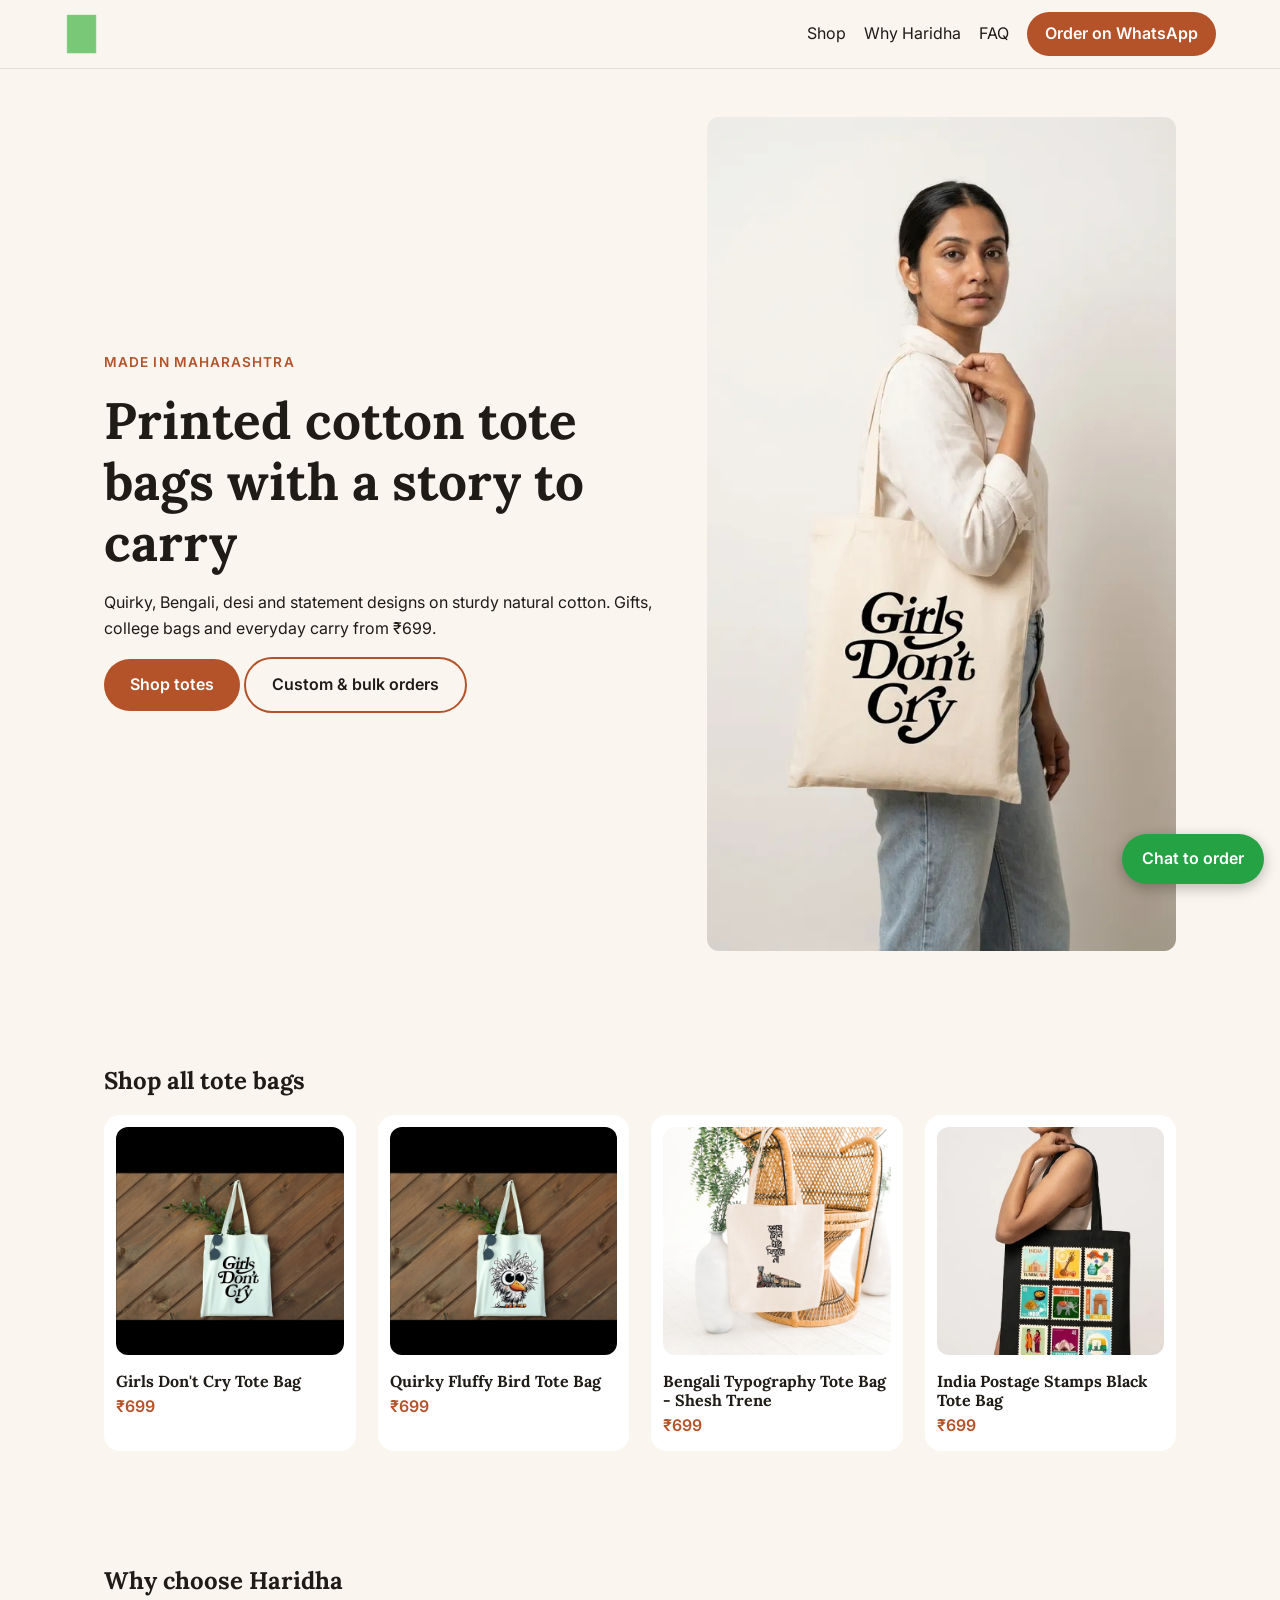
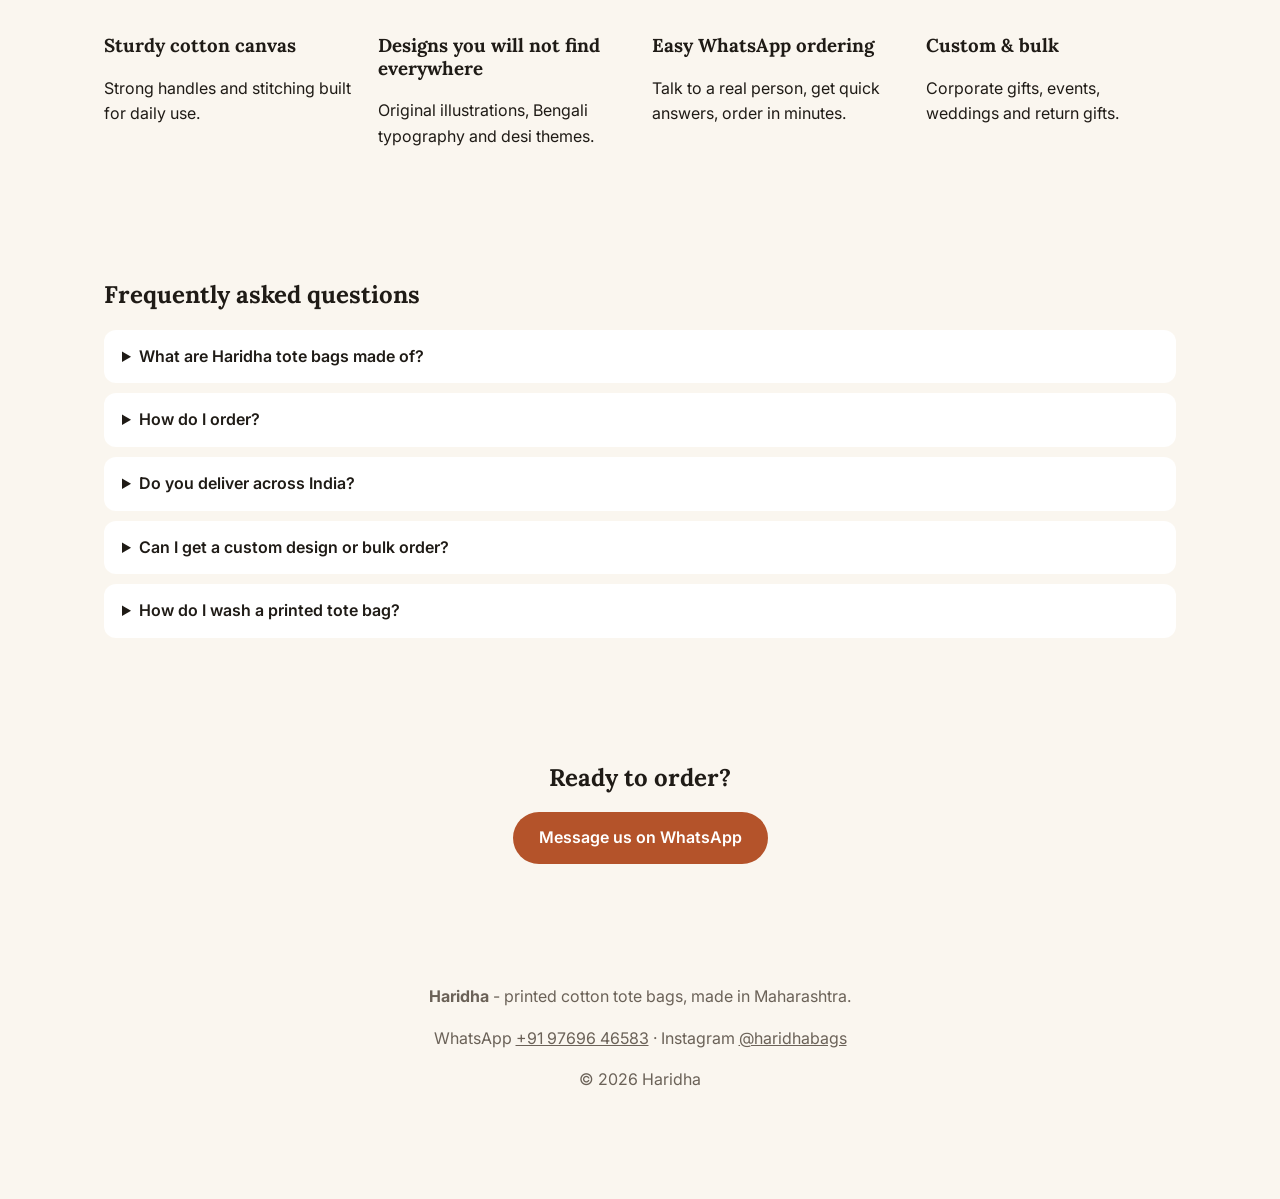
<file: index.html>
<!DOCTYPE html><html lang="en-IN"><head><meta charset="utf-8"><meta name="viewport" content="width=device-width,initial-scale=1">
<title>Printed Cotton Tote Bags India | Quirky, Bengali & Statement Designs | Haridha</title><meta name="description" content="Buy printed cotton tote bags online in India. Quirky, Bengali typography, India stamp and statement designs from Rs 699. Made in Maharashtra, order on WhatsApp."><link rel="canonical" href="https://haridha.co.in/">
<meta property="og:type" content="website"><meta property="og:title" content="Printed Cotton Tote Bags India | Quirky, Bengali & Statement Designs | Haridha"><meta property="og:description" content="Buy printed cotton tote bags online in India. Quirky, Bengali typography, India stamp and statement designs from Rs 699. Made in Maharashtra, order on WhatsApp."><meta property="og:url" content="https://haridha.co.in/"><meta property="og:image" content="https://haridha.co.in/assets/img/girls-dont-cry-tote-bag-1.webp">
<meta name="twitter:card" content="summary_large_image"><link rel="icon" href="/assets/brand/logo.png">
<link rel="preconnect" href="https://fonts.googleapis.com"><link href="https://fonts.googleapis.com/css2?family=Lora:wght@500;600&family=Inter:wght@400;500;600&display=swap" rel="stylesheet"><link rel="stylesheet" href="/style.css?v=3">
<script async src="https://www.googletagmanager.com/gtag/js?id=G-GH2HVYL601"></script><script>window.dataLayer=window.dataLayer||[];function gtag(){dataLayer.push(arguments)}gtag('js',new Date());gtag('config','G-GH2HVYL601')</script><script type="application/ld+json">{"@context": "https://schema.org", "@type": "Organization", "name": "Haridha", "url": "https://haridha.co.in", "logo": "https://haridha.co.in/assets/brand/logo.png", "sameAs": ["https://instagram.com/haridhabags"], "contactPoint": {"@type": "ContactPoint", "telephone": "+91-9769646583", "contactType": "sales", "areaServed": "IN"}}</script><script type="application/ld+json">{"@context": "https://schema.org", "@type": "FAQPage", "mainEntity": [{"@type": "Question", "name": "What are Haridha tote bags made of?", "acceptedAnswer": {"@type": "Answer", "text": "Natural cotton canvas with durable stitched handles, sized for books, laptops and groceries."}}, {"@type": "Question", "name": "How do I order?", "acceptedAnswer": {"@type": "Answer", "text": "Tap Order on WhatsApp, send the design name and quantity, and we confirm price, delivery and payment with you."}}, {"@type": "Question", "name": "Do you deliver across India?", "acceptedAnswer": {"@type": "Answer", "text": "Yes, we ship across India. Delivery time and charges are shared when you order."}}, {"@type": "Question", "name": "Can I get a custom design or bulk order?", "acceptedAnswer": {"@type": "Answer", "text": "Yes. Message us for custom prints, corporate gifting, wedding favours and bulk pricing."}}, {"@type": "Question", "name": "How do I wash a printed tote bag?", "acceptedAnswer": {"@type": "Answer", "text": "Hand wash gently in cold water, turn it inside out and dry in shade to keep the print sharp."}}]}</script></head><body>
<header class="hd"><a href="/" class="brand"><img src="/assets/brand/logo.png" alt="Haridha logo" style="height:44px;width:auto;max-width:180px;border-radius:0;display:block"></a><nav><a href="/#shop">Shop</a><a href="/#why">Why Haridha</a><a href="/#faq">FAQ</a><a class="btn" href="https://wa.me/919769646583?text=Hi%20Haridha%2C%20I%20want%20to%20order%20a%20tote">Order on WhatsApp</a></nav></header><main><section class="hero"><div><p class="eye">Made in Maharashtra</p><h1>Printed cotton tote bags with a story to carry</h1><p>Quirky, Bengali, desi and statement designs on sturdy natural cotton. Gifts, college bags and everyday carry from &#8377;699.</p><p><a class="btn big" href="#shop">Shop totes</a> <a class="btn ghost big" href="https://wa.me/919769646583?text=I%20want%20a%20custom%20tote">Custom &amp; bulk orders</a></p></div><img src="/assets/img/girls-dont-cry-tote-bag-2.webp" alt="Woman carrying Girls Don't Cry canvas tote" width="500" height="650"></section>
<section id="shop"><h2>Shop all tote bags</h2><div class="grid"><a class="card" href="/p/girls-dont-cry-tote-bag.html"><img src="/assets/img/girls-dont-cry-tote-bag-1.webp" alt="Girls Don't Cry cotton tote bag hanging on wood" loading="lazy" width="500" height="500"><h3>Girls Don't Cry Tote Bag</h3><p class="pr">&#8377;699</p></a><a class="card" href="/p/quirky-fluffy-bird-tote-bag.html"><img src="/assets/img/quirky-fluffy-bird-tote-bag-1.webp" alt="Hand-drawn fluffy bird printed on cotton tote bag" loading="lazy" width="500" height="500"><h3>Quirky Fluffy Bird Tote Bag</h3><p class="pr">&#8377;699</p></a><a class="card" href="/p/bengali-last-train-tote-bag.html"><img src="/assets/img/bengali-last-train-tote-bag-1.webp" alt="Bengali typography tote bag with vintage train illustration" loading="lazy" width="500" height="500"><h3>Bengali Typography Tote Bag - Shesh Trene</h3><p class="pr">&#8377;699</p></a><a class="card" href="/p/india-postage-stamps-tote-bag.html"><img src="/assets/img/india-postage-stamps-tote-bag-1.webp" alt="Black cotton tote bag with India stamp print carried by a woman" loading="lazy" width="500" height="500"><h3>India Postage Stamps Black Tote Bag</h3><p class="pr">&#8377;699</p></a></div></section>
<section id="why" class="why"><h2>Why choose Haridha</h2><div class="cols"><div><h3>Sturdy cotton canvas</h3><p>Strong handles and stitching built for daily use.</p></div><div><h3>Designs you will not find everywhere</h3><p>Original illustrations, Bengali typography and desi themes.</p></div><div><h3>Easy WhatsApp ordering</h3><p>Talk to a real person, get quick answers, order in minutes.</p></div><div><h3>Custom &amp; bulk</h3><p>Corporate gifts, events, weddings and return gifts.</p></div></div></section>
<section id="faq"><h2>Frequently asked questions</h2><details><summary>What are Haridha tote bags made of?</summary><p>Natural cotton canvas with durable stitched handles, sized for books, laptops and groceries.</p></details><details><summary>How do I order?</summary><p>Tap Order on WhatsApp, send the design name and quantity, and we confirm price, delivery and payment with you.</p></details><details><summary>Do you deliver across India?</summary><p>Yes, we ship across India. Delivery time and charges are shared when you order.</p></details><details><summary>Can I get a custom design or bulk order?</summary><p>Yes. Message us for custom prints, corporate gifting, wedding favours and bulk pricing.</p></details><details><summary>How do I wash a printed tote bag?</summary><p>Hand wash gently in cold water, turn it inside out and dry in shade to keep the print sharp.</p></details></section>
<section class="cta"><h2>Ready to order?</h2><p><a class="btn big" href="https://wa.me/919769646583?text=Hi%20Haridha%2C%20I%20want%20to%20order%20a%20tote">Message us on WhatsApp</a></p></section></main><footer><p><b>Haridha</b> - printed cotton tote bags, made in Maharashtra.</p><p>WhatsApp <a href="https://wa.me/919769646583">+91 97696 46583</a> · Instagram <a href="https://instagram.com/haridhabags" rel="noopener">@haridhabags</a></p><p>&copy; 2026 Haridha</p></footer>
<a class="fab" href="https://wa.me/919769646583?text=Hi%20Haridha%2C%20I%20want%20to%20order%20a%20tote" aria-label="Order on WhatsApp">Chat to order</a></body></html>
</file>
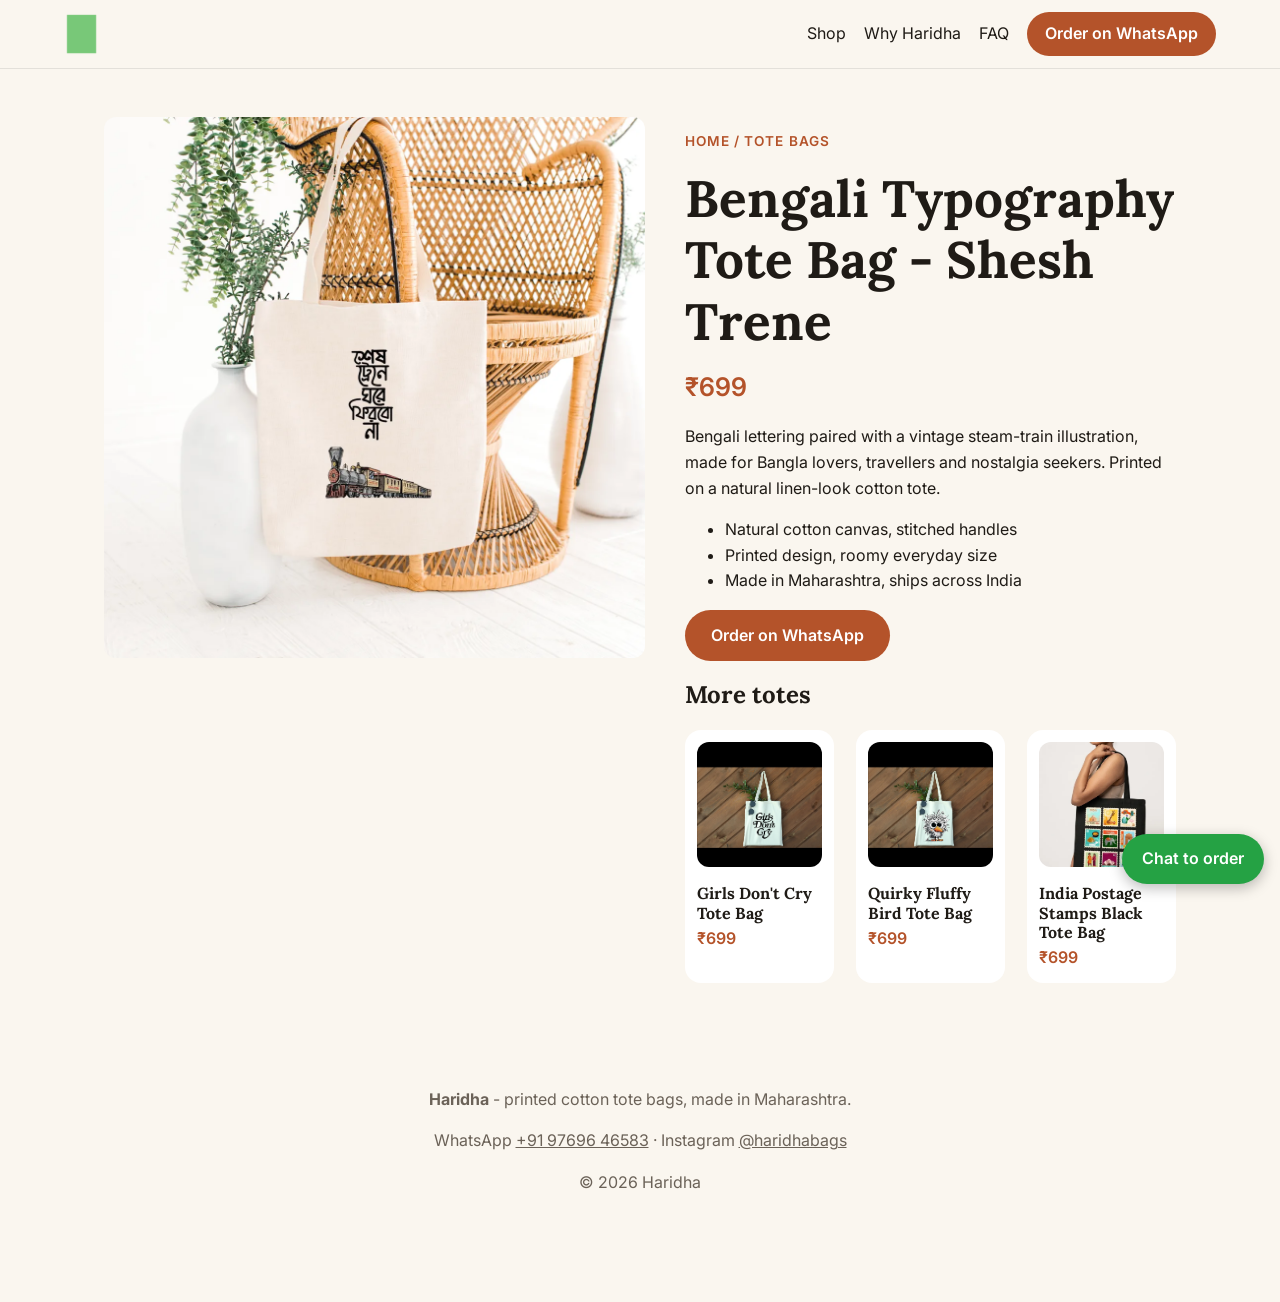
<file: p/bengali-last-train-tote-bag.html>
<!DOCTYPE html><html lang="en-IN"><head><meta charset="utf-8"><meta name="viewport" content="width=device-width,initial-scale=1">
<title>Bengali Typography Tote Bag - Shesh Trene - Buy Online in India | Haridha</title><meta name="description" content="Bengali Typography Tote Bag - Shesh Trene for Rs 699. Bengali lettering paired with a vintage steam-train illustration, made for Bangla lovers, travellers Order on WhatsApp."><link rel="canonical" href="https://haridha.co.in/p/bengali-last-train-tote-bag.html">
<meta property="og:type" content="website"><meta property="og:title" content="Bengali Typography Tote Bag - Shesh Trene - Buy Online in India | Haridha"><meta property="og:description" content="Bengali Typography Tote Bag - Shesh Trene for Rs 699. Bengali lettering paired with a vintage steam-train illustration, made for Bangla lovers, travellers Order on WhatsApp."><meta property="og:url" content="https://haridha.co.in/p/bengali-last-train-tote-bag.html"><meta property="og:image" content="https://haridha.co.in/assets/img/bengali-last-train-tote-bag-1.webp">
<meta name="twitter:card" content="summary_large_image"><link rel="icon" href="/assets/brand/logo.png">
<link rel="preconnect" href="https://fonts.googleapis.com"><link href="https://fonts.googleapis.com/css2?family=Lora:wght@500;600&family=Inter:wght@400;500;600&display=swap" rel="stylesheet"><link rel="stylesheet" href="/style.css?v=3">
<script async src="https://www.googletagmanager.com/gtag/js?id=G-GH2HVYL601"></script><script>window.dataLayer=window.dataLayer||[];function gtag(){dataLayer.push(arguments)}gtag('js',new Date());gtag('config','G-GH2HVYL601')</script><script type="application/ld+json">{"@context": "https://schema.org", "@type": "Product", "name": "Bengali Typography Tote Bag - Shesh Trene", "image": ["https://haridha.co.in/assets/img/bengali-last-train-tote-bag-1.webp"], "description": "Bengali lettering paired with a vintage steam-train illustration, made for Bangla lovers, travellers and nostalgia seekers. Printed on a natural linen-look cotton tote.", "brand": {"@type": "Brand", "name": "Haridha"}, "material": "Cotton canvas", "offers": {"@type": "Offer", "url": "https://haridha.co.in/p/bengali-last-train-tote-bag.html", "priceCurrency": "INR", "price": "699", "availability": "https://schema.org/InStock", "itemCondition": "https://schema.org/NewCondition"}}</script><script type="application/ld+json">{"@context": "https://schema.org", "@type": "BreadcrumbList", "itemListElement": [{"@type": "ListItem", "position": 1, "name": "Home", "item": "https://haridha.co.in/"}, {"@type": "ListItem", "position": 2, "name": "Bengali Typography Tote Bag - Shesh Trene", "item": "https://haridha.co.in/p/bengali-last-train-tote-bag.html"}]}</script></head><body>
<header class="hd"><a href="/" class="brand"><img src="/assets/brand/logo.png" alt="Haridha logo" style="height:44px;width:auto;max-width:180px;border-radius:0;display:block"></a><nav><a href="/#shop">Shop</a><a href="/#why">Why Haridha</a><a href="/#faq">FAQ</a><a class="btn" href="https://wa.me/919769646583?text=Hi%20Haridha%2C%20I%20want%20to%20order%20a%20tote">Order on WhatsApp</a></nav></header><main class="pd"><div class="gal"><img src="/assets/img/bengali-last-train-tote-bag-1.webp" alt="Bengali typography tote bag with vintage train illustration" width="800" height="800" ></div><div><p class="eye"><a href="/">Home</a> / Tote bags</p><h1>Bengali Typography Tote Bag - Shesh Trene</h1><p class="pr big">&#8377;699</p><p>Bengali lettering paired with a vintage steam-train illustration, made for Bangla lovers, travellers and nostalgia seekers. Printed on a natural linen-look cotton tote.</p><ul><li>Natural cotton canvas, stitched handles</li><li>Printed design, roomy everyday size</li><li>Made in Maharashtra, ships across India</li></ul><p><a class="btn big" href="https://wa.me/919769646583?text=I%20want%20to%20order%20Bengali%20Typography%20Tote%20Bag%20-%20Shesh%20Trene">Order on WhatsApp</a></p><h2>More totes</h2><div class="grid sm"><a class="card" href="/p/girls-dont-cry-tote-bag.html"><img src="/assets/img/girls-dont-cry-tote-bag-1.webp" alt="Girls Don't Cry cotton tote bag hanging on wood" loading="lazy" width="500" height="500"><h3>Girls Don't Cry Tote Bag</h3><p class="pr">&#8377;699</p></a><a class="card" href="/p/quirky-fluffy-bird-tote-bag.html"><img src="/assets/img/quirky-fluffy-bird-tote-bag-1.webp" alt="Hand-drawn fluffy bird printed on cotton tote bag" loading="lazy" width="500" height="500"><h3>Quirky Fluffy Bird Tote Bag</h3><p class="pr">&#8377;699</p></a><a class="card" href="/p/india-postage-stamps-tote-bag.html"><img src="/assets/img/india-postage-stamps-tote-bag-1.webp" alt="Black cotton tote bag with India stamp print carried by a woman" loading="lazy" width="500" height="500"><h3>India Postage Stamps Black Tote Bag</h3><p class="pr">&#8377;699</p></a></div></div></main><footer><p><b>Haridha</b> - printed cotton tote bags, made in Maharashtra.</p><p>WhatsApp <a href="https://wa.me/919769646583">+91 97696 46583</a> · Instagram <a href="https://instagram.com/haridhabags" rel="noopener">@haridhabags</a></p><p>&copy; 2026 Haridha</p></footer>
<a class="fab" href="https://wa.me/919769646583?text=Hi%20Haridha%2C%20I%20want%20to%20order%20a%20tote" aria-label="Order on WhatsApp">Chat to order</a></body></html>
</file>
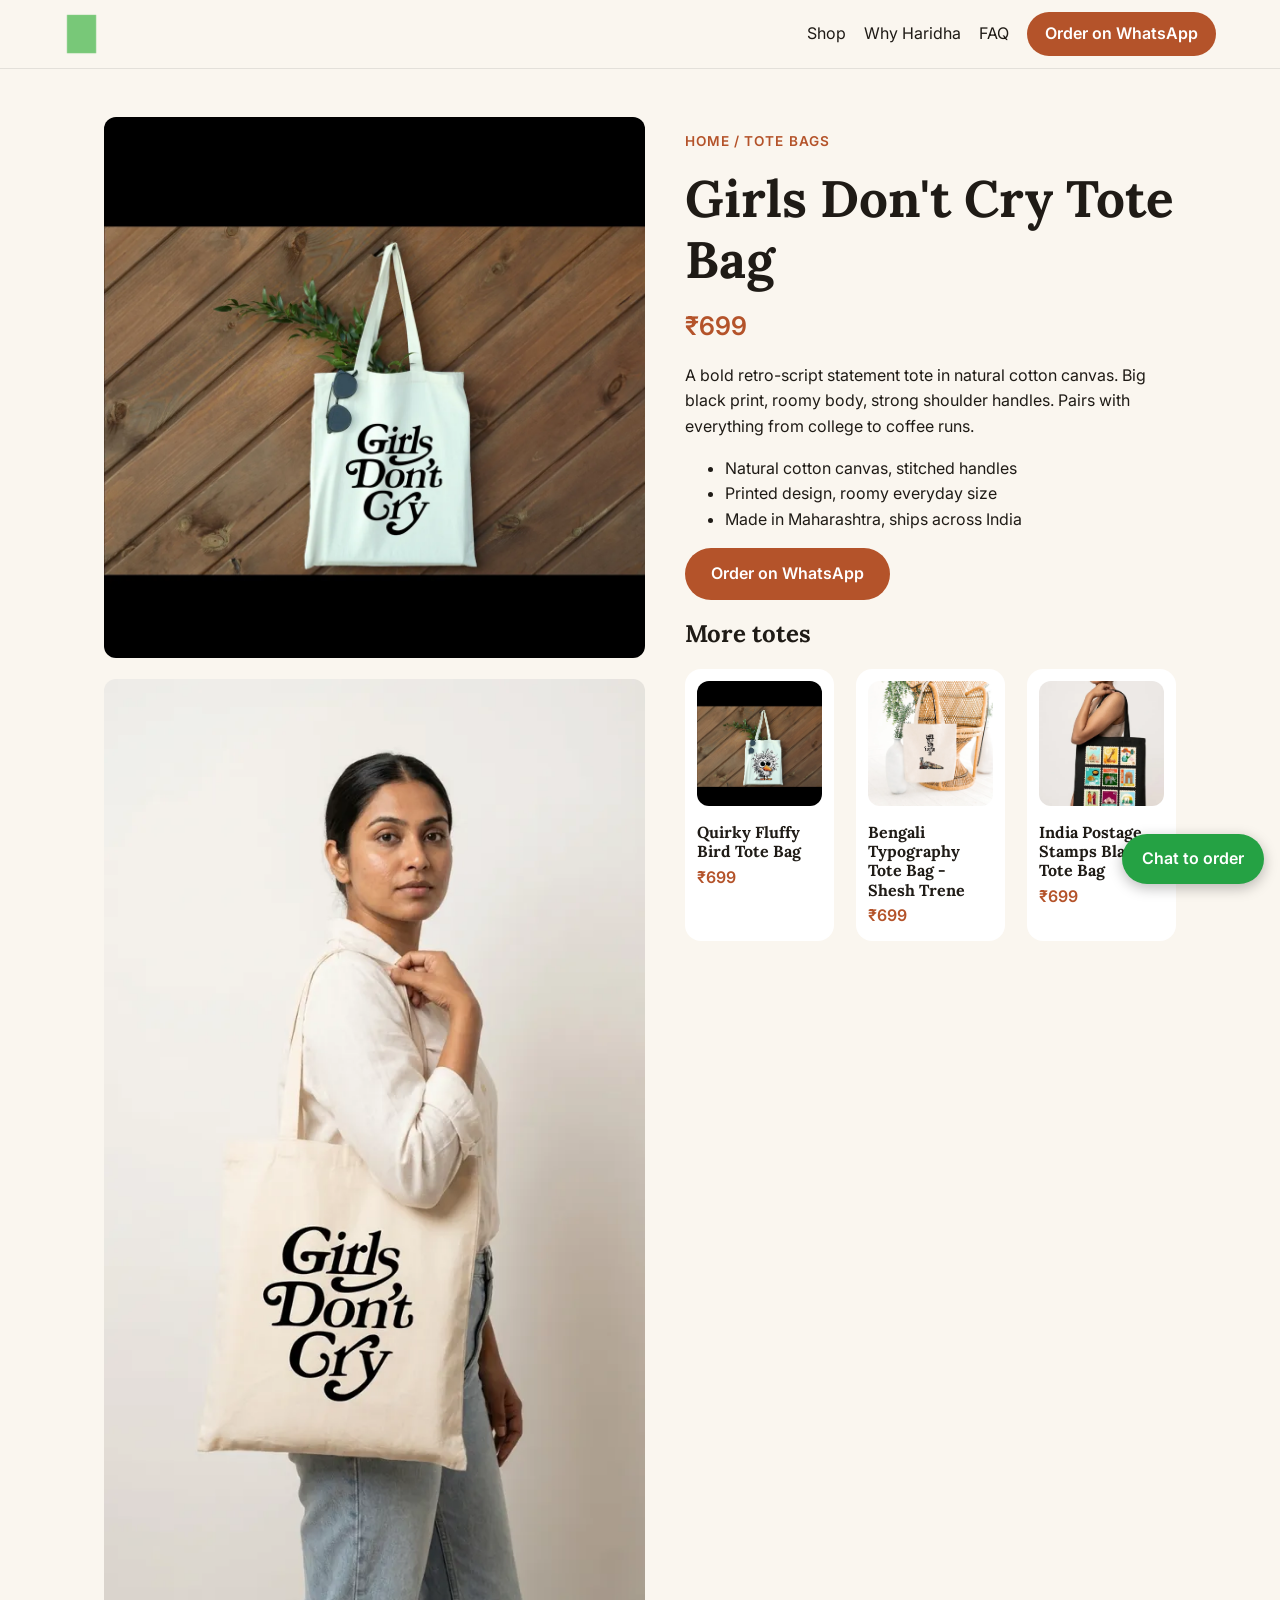
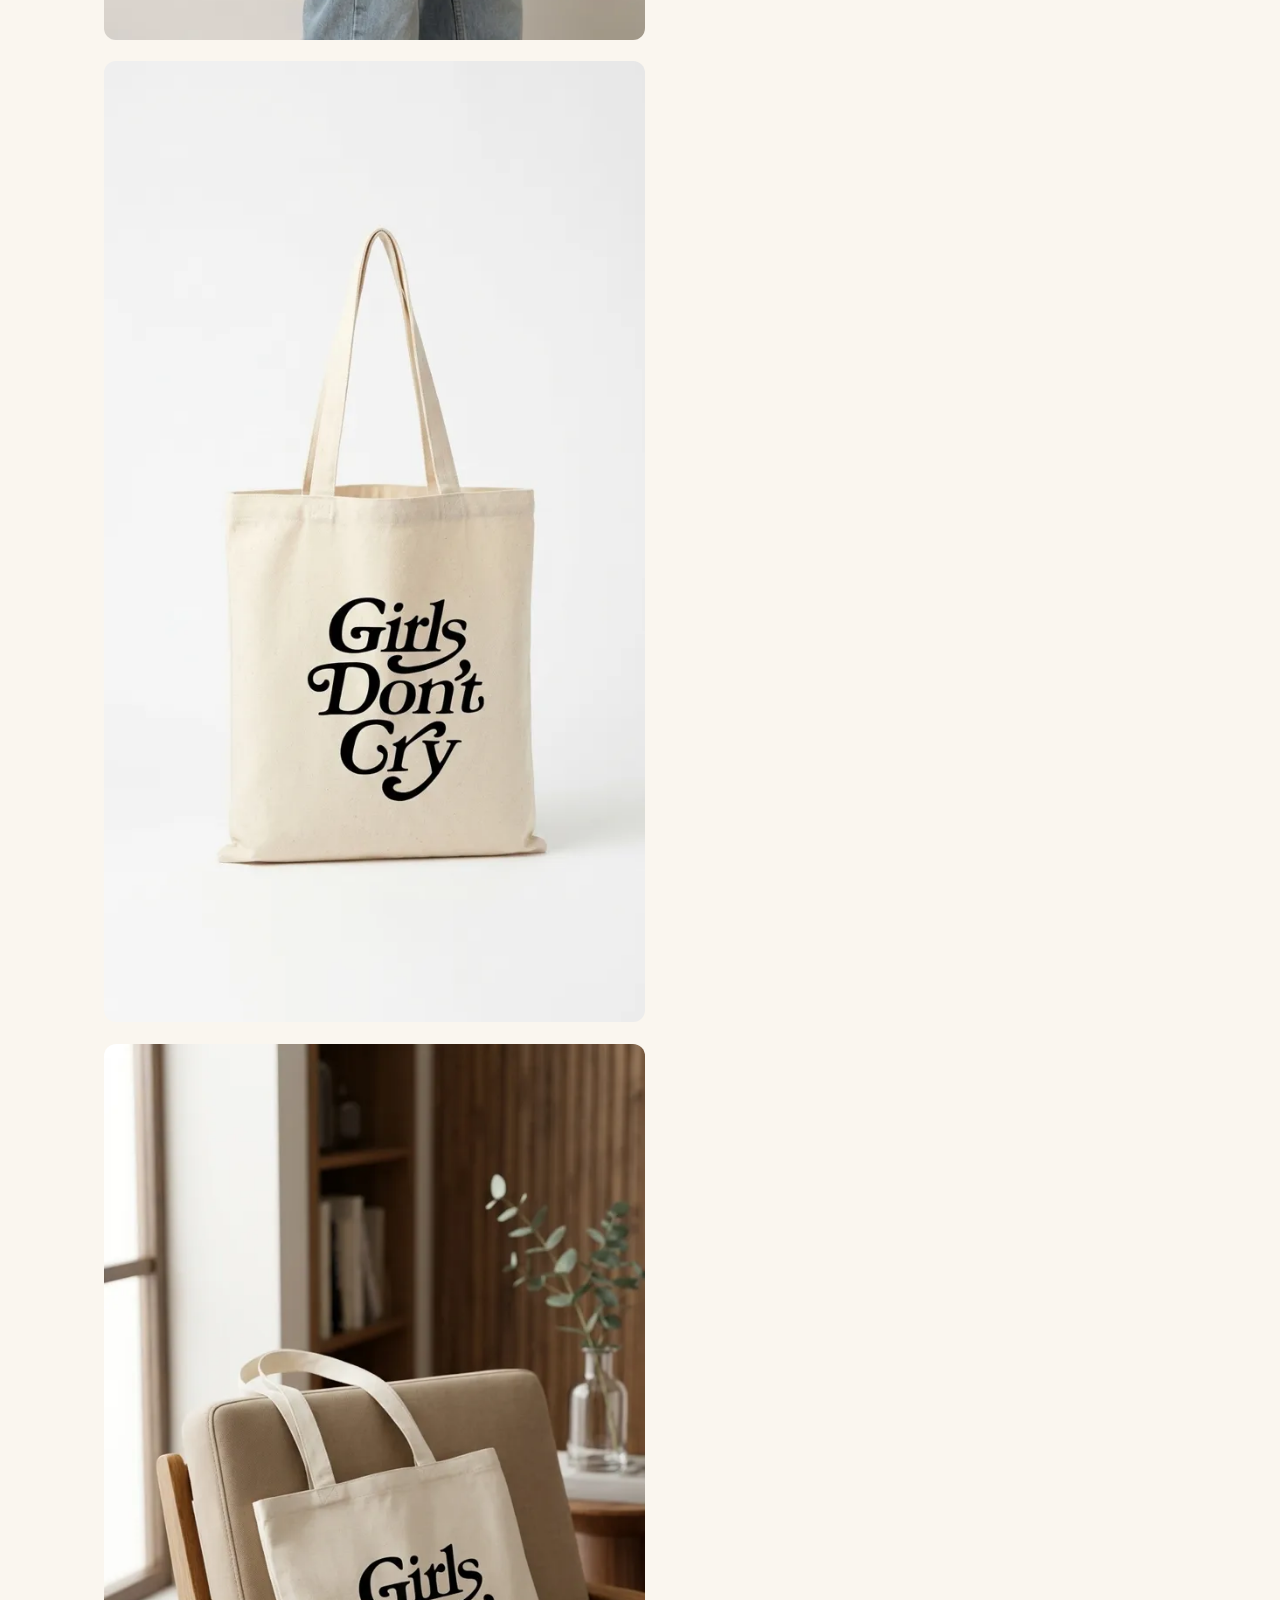
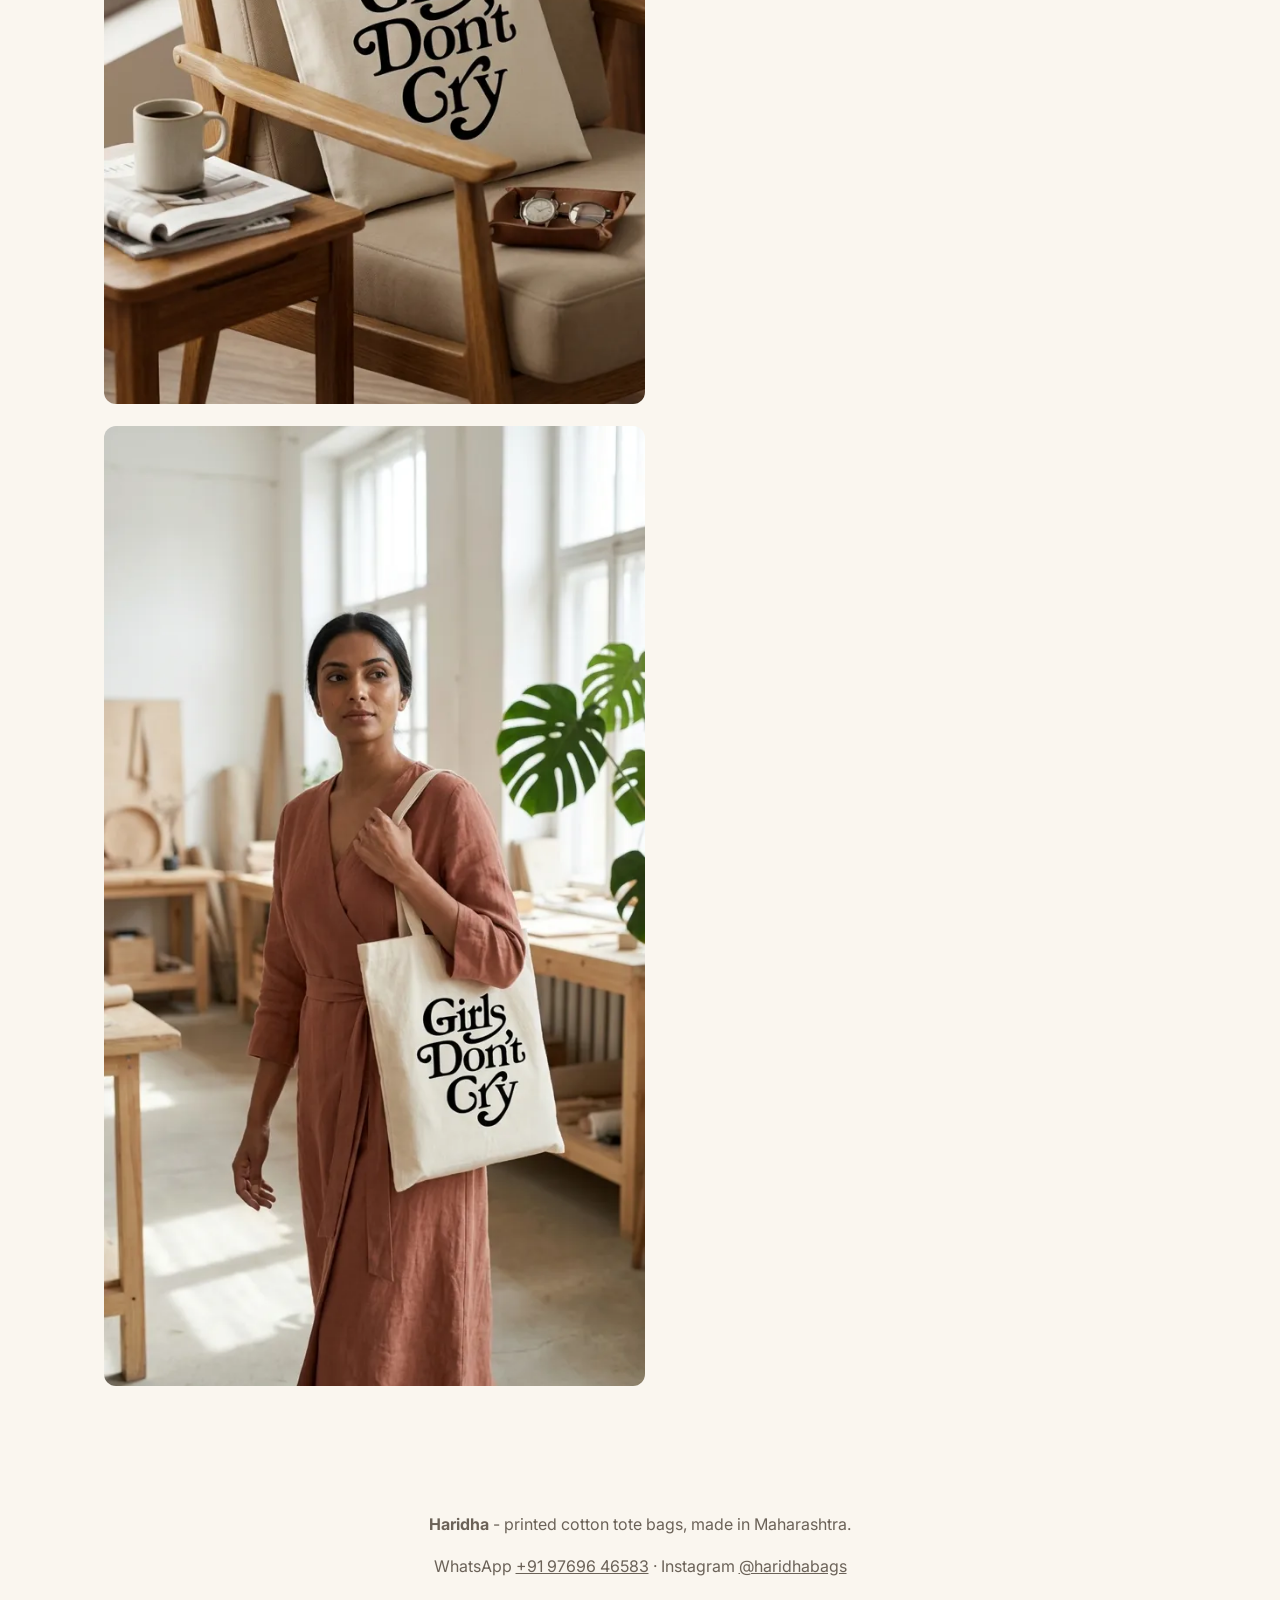
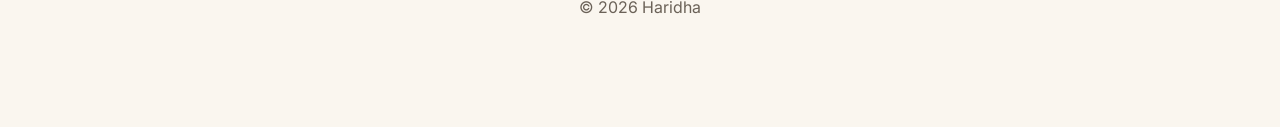
<file: p/girls-dont-cry-tote-bag.html>
<!DOCTYPE html><html lang="en-IN"><head><meta charset="utf-8"><meta name="viewport" content="width=device-width,initial-scale=1">
<title>Girls Don't Cry Tote Bag - Buy Online in India | Haridha</title><meta name="description" content="Girls Don't Cry Tote Bag for Rs 699. A bold retro-script statement tote in natural cotton canvas. Big black print, roomy body, strong sho Order on WhatsApp."><link rel="canonical" href="https://haridha.co.in/p/girls-dont-cry-tote-bag.html">
<meta property="og:type" content="website"><meta property="og:title" content="Girls Don't Cry Tote Bag - Buy Online in India | Haridha"><meta property="og:description" content="Girls Don't Cry Tote Bag for Rs 699. A bold retro-script statement tote in natural cotton canvas. Big black print, roomy body, strong sho Order on WhatsApp."><meta property="og:url" content="https://haridha.co.in/p/girls-dont-cry-tote-bag.html"><meta property="og:image" content="https://haridha.co.in/assets/img/girls-dont-cry-tote-bag-1.webp">
<meta name="twitter:card" content="summary_large_image"><link rel="icon" href="/assets/brand/logo.png">
<link rel="preconnect" href="https://fonts.googleapis.com"><link href="https://fonts.googleapis.com/css2?family=Lora:wght@500;600&family=Inter:wght@400;500;600&display=swap" rel="stylesheet"><link rel="stylesheet" href="/style.css?v=3">
<script async src="https://www.googletagmanager.com/gtag/js?id=G-GH2HVYL601"></script><script>window.dataLayer=window.dataLayer||[];function gtag(){dataLayer.push(arguments)}gtag('js',new Date());gtag('config','G-GH2HVYL601')</script><script type="application/ld+json">{"@context": "https://schema.org", "@type": "Product", "name": "Girls Don't Cry Tote Bag", "image": ["https://haridha.co.in/assets/img/girls-dont-cry-tote-bag-1.webp", "https://haridha.co.in/assets/img/girls-dont-cry-tote-bag-2.webp", "https://haridha.co.in/assets/img/girls-dont-cry-tote-bag-3.webp", "https://haridha.co.in/assets/img/girls-dont-cry-tote-bag-4.webp", "https://haridha.co.in/assets/img/girls-dont-cry-tote-bag-5.webp"], "description": "A bold retro-script statement tote in natural cotton canvas. Big black print, roomy body, strong shoulder handles. Pairs with everything from college to coffee runs.", "brand": {"@type": "Brand", "name": "Haridha"}, "material": "Cotton canvas", "offers": {"@type": "Offer", "url": "https://haridha.co.in/p/girls-dont-cry-tote-bag.html", "priceCurrency": "INR", "price": "699", "availability": "https://schema.org/InStock", "itemCondition": "https://schema.org/NewCondition"}}</script><script type="application/ld+json">{"@context": "https://schema.org", "@type": "BreadcrumbList", "itemListElement": [{"@type": "ListItem", "position": 1, "name": "Home", "item": "https://haridha.co.in/"}, {"@type": "ListItem", "position": 2, "name": "Girls Don't Cry Tote Bag", "item": "https://haridha.co.in/p/girls-dont-cry-tote-bag.html"}]}</script></head><body>
<header class="hd"><a href="/" class="brand"><img src="/assets/brand/logo.png" alt="Haridha logo" style="height:44px;width:auto;max-width:180px;border-radius:0;display:block"></a><nav><a href="/#shop">Shop</a><a href="/#why">Why Haridha</a><a href="/#faq">FAQ</a><a class="btn" href="https://wa.me/919769646583?text=Hi%20Haridha%2C%20I%20want%20to%20order%20a%20tote">Order on WhatsApp</a></nav></header><main class="pd"><div class="gal"><img src="/assets/img/girls-dont-cry-tote-bag-1.webp" alt="Girls Don't Cry cotton tote bag hanging on wood" width="800" height="800" ><img src="/assets/img/girls-dont-cry-tote-bag-2.webp" alt="Woman carrying Girls Don't Cry canvas tote" width="800" height="800" loading=lazy><img src="/assets/img/girls-dont-cry-tote-bag-3.webp" alt="Girls Don't Cry tote bag studio shot" width="800" height="800" loading=lazy><img src="/assets/img/girls-dont-cry-tote-bag-4.webp" alt="Girls Don't Cry tote on armchair" width="800" height="800" loading=lazy><img src="/assets/img/girls-dont-cry-tote-bag-5.webp" alt="Girls Don't Cry tote bag carried in a studio" width="800" height="800" loading=lazy></div><div><p class="eye"><a href="/">Home</a> / Tote bags</p><h1>Girls Don't Cry Tote Bag</h1><p class="pr big">&#8377;699</p><p>A bold retro-script statement tote in natural cotton canvas. Big black print, roomy body, strong shoulder handles. Pairs with everything from college to coffee runs.</p><ul><li>Natural cotton canvas, stitched handles</li><li>Printed design, roomy everyday size</li><li>Made in Maharashtra, ships across India</li></ul><p><a class="btn big" href="https://wa.me/919769646583?text=I%20want%20to%20order%20Girls%20Don%27t%20Cry%20Tote%20Bag">Order on WhatsApp</a></p><h2>More totes</h2><div class="grid sm"><a class="card" href="/p/quirky-fluffy-bird-tote-bag.html"><img src="/assets/img/quirky-fluffy-bird-tote-bag-1.webp" alt="Hand-drawn fluffy bird printed on cotton tote bag" loading="lazy" width="500" height="500"><h3>Quirky Fluffy Bird Tote Bag</h3><p class="pr">&#8377;699</p></a><a class="card" href="/p/bengali-last-train-tote-bag.html"><img src="/assets/img/bengali-last-train-tote-bag-1.webp" alt="Bengali typography tote bag with vintage train illustration" loading="lazy" width="500" height="500"><h3>Bengali Typography Tote Bag - Shesh Trene</h3><p class="pr">&#8377;699</p></a><a class="card" href="/p/india-postage-stamps-tote-bag.html"><img src="/assets/img/india-postage-stamps-tote-bag-1.webp" alt="Black cotton tote bag with India stamp print carried by a woman" loading="lazy" width="500" height="500"><h3>India Postage Stamps Black Tote Bag</h3><p class="pr">&#8377;699</p></a></div></div></main><footer><p><b>Haridha</b> - printed cotton tote bags, made in Maharashtra.</p><p>WhatsApp <a href="https://wa.me/919769646583">+91 97696 46583</a> · Instagram <a href="https://instagram.com/haridhabags" rel="noopener">@haridhabags</a></p><p>&copy; 2026 Haridha</p></footer>
<a class="fab" href="https://wa.me/919769646583?text=Hi%20Haridha%2C%20I%20want%20to%20order%20a%20tote" aria-label="Order on WhatsApp">Chat to order</a></body></html>
</file>
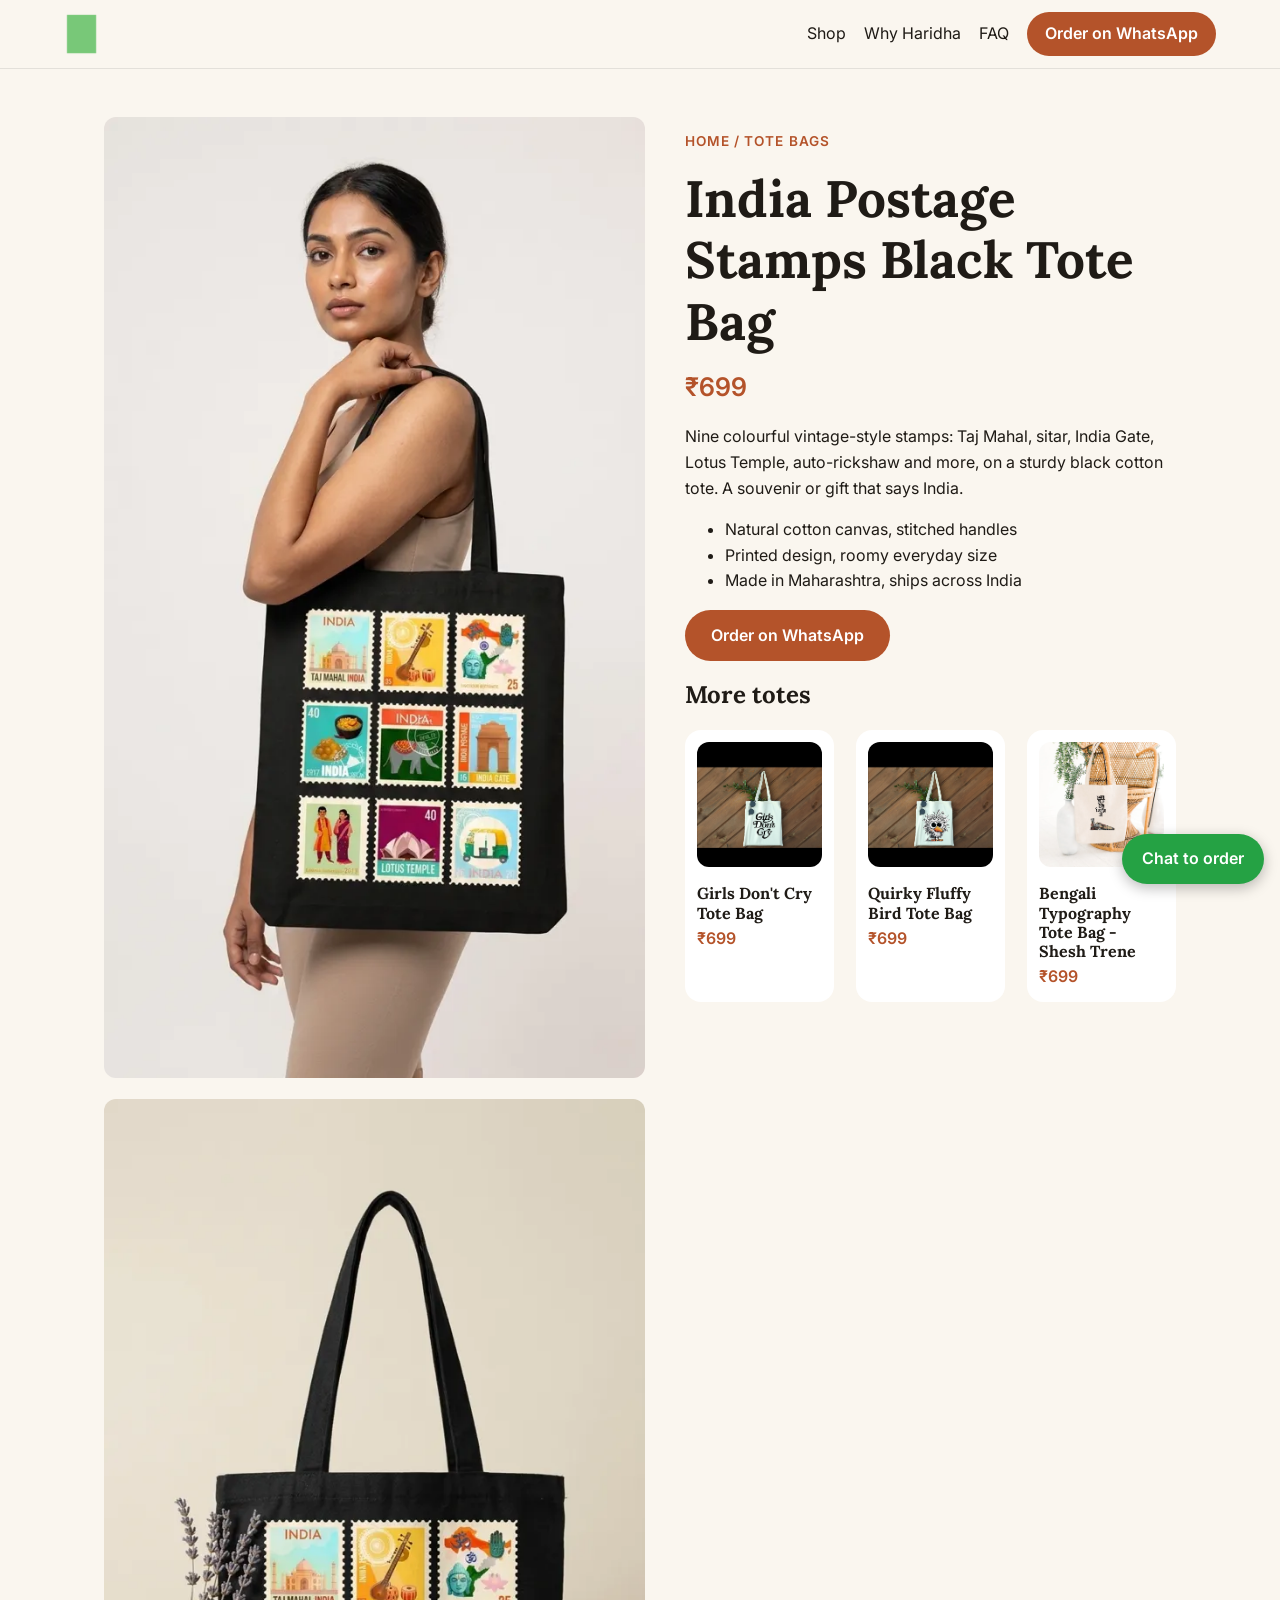
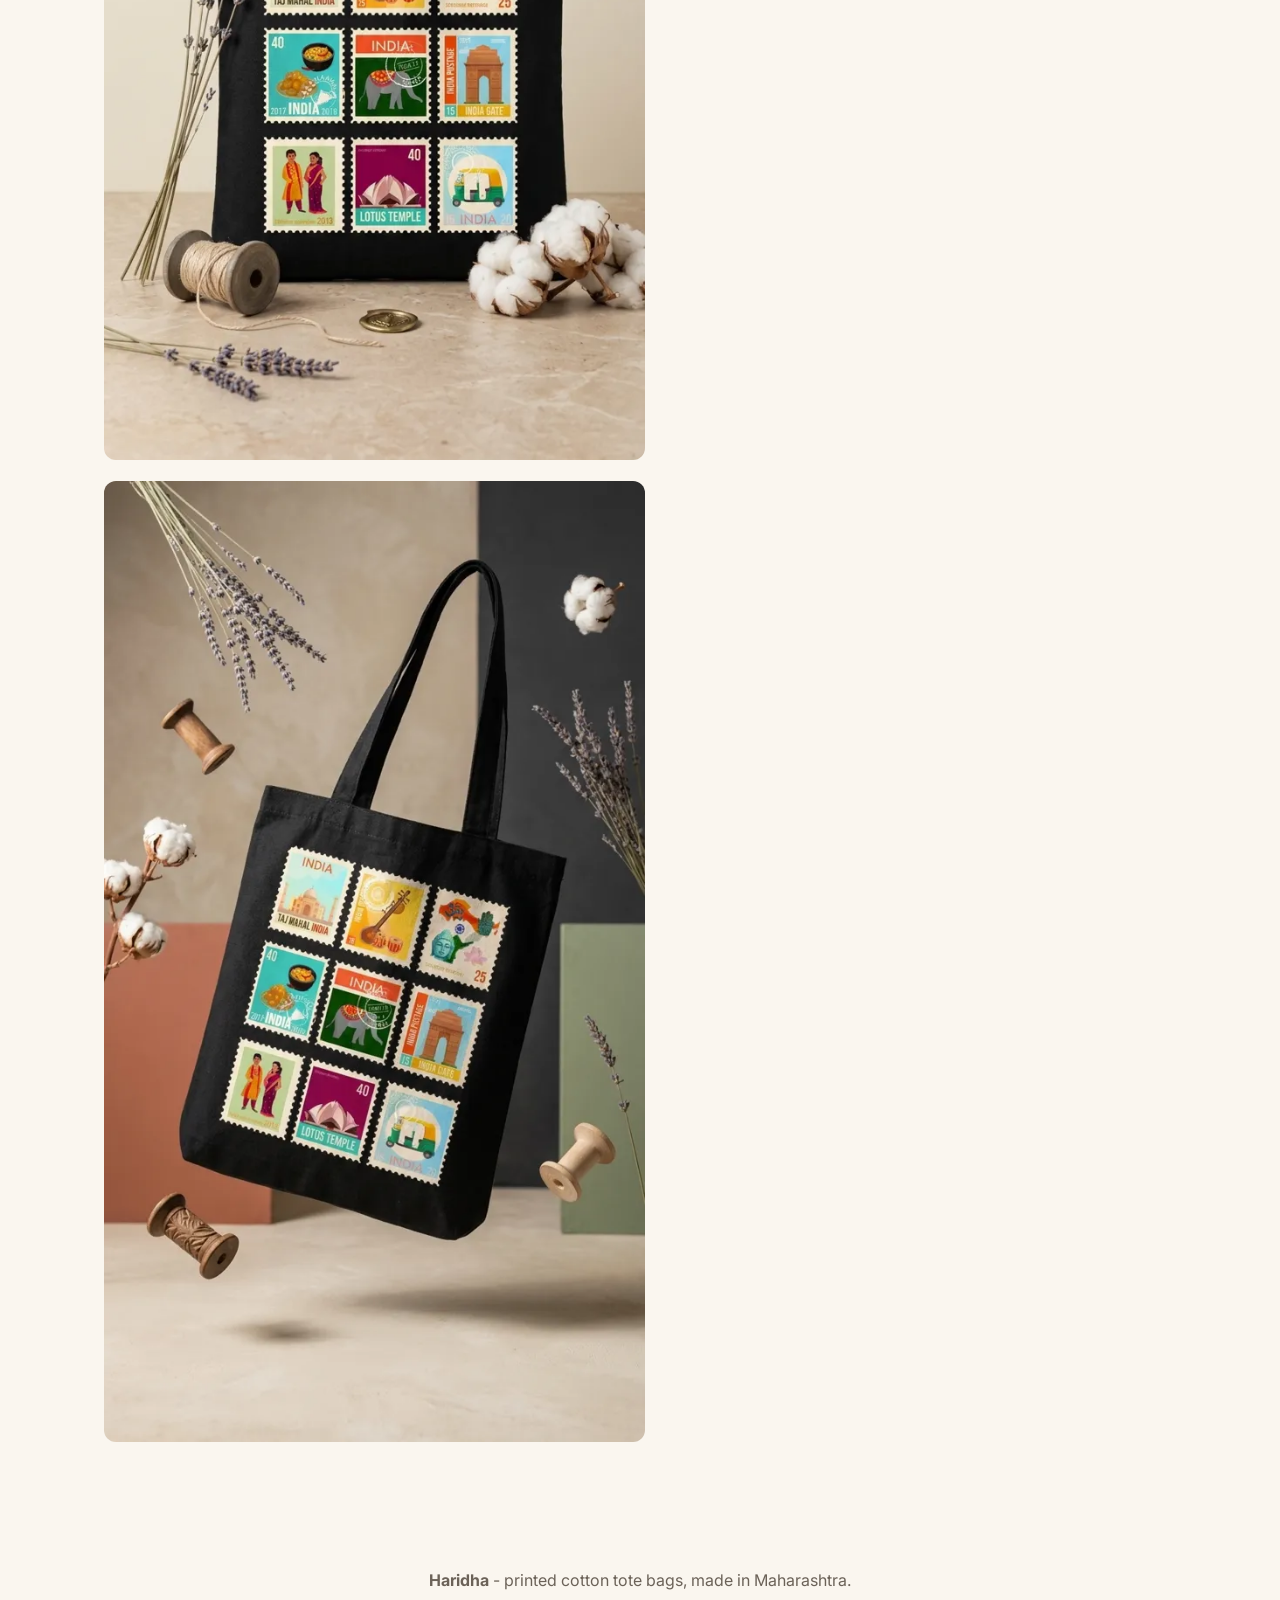
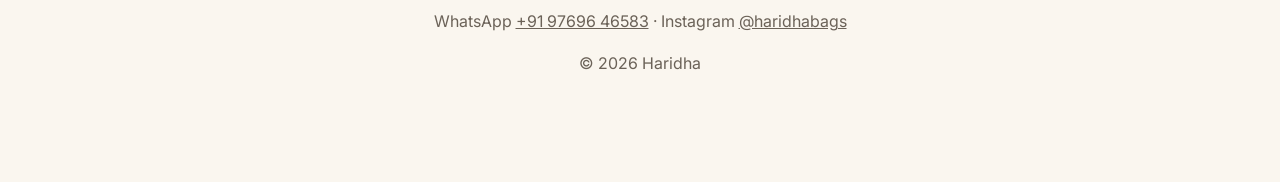
<file: p/india-postage-stamps-tote-bag.html>
<!DOCTYPE html><html lang="en-IN"><head><meta charset="utf-8"><meta name="viewport" content="width=device-width,initial-scale=1">
<title>India Postage Stamps Black Tote Bag - Buy Online in India | Haridha</title><meta name="description" content="India Postage Stamps Black Tote Bag for Rs 699. Nine colourful vintage-style stamps: Taj Mahal, sitar, India Gate, Lotus Temple, auto-rickshaw and m Order on WhatsApp."><link rel="canonical" href="https://haridha.co.in/p/india-postage-stamps-tote-bag.html">
<meta property="og:type" content="website"><meta property="og:title" content="India Postage Stamps Black Tote Bag - Buy Online in India | Haridha"><meta property="og:description" content="India Postage Stamps Black Tote Bag for Rs 699. Nine colourful vintage-style stamps: Taj Mahal, sitar, India Gate, Lotus Temple, auto-rickshaw and m Order on WhatsApp."><meta property="og:url" content="https://haridha.co.in/p/india-postage-stamps-tote-bag.html"><meta property="og:image" content="https://haridha.co.in/assets/img/india-postage-stamps-tote-bag-1.webp">
<meta name="twitter:card" content="summary_large_image"><link rel="icon" href="/assets/brand/logo.png">
<link rel="preconnect" href="https://fonts.googleapis.com"><link href="https://fonts.googleapis.com/css2?family=Lora:wght@500;600&family=Inter:wght@400;500;600&display=swap" rel="stylesheet"><link rel="stylesheet" href="/style.css?v=3">
<script async src="https://www.googletagmanager.com/gtag/js?id=G-GH2HVYL601"></script><script>window.dataLayer=window.dataLayer||[];function gtag(){dataLayer.push(arguments)}gtag('js',new Date());gtag('config','G-GH2HVYL601')</script><script type="application/ld+json">{"@context": "https://schema.org", "@type": "Product", "name": "India Postage Stamps Black Tote Bag", "image": ["https://haridha.co.in/assets/img/india-postage-stamps-tote-bag-1.webp", "https://haridha.co.in/assets/img/india-postage-stamps-tote-bag-2.webp", "https://haridha.co.in/assets/img/india-postage-stamps-tote-bag-3.webp"], "description": "Nine colourful vintage-style stamps: Taj Mahal, sitar, India Gate, Lotus Temple, auto-rickshaw and more, on a sturdy black cotton tote. A souvenir or gift that says India.", "brand": {"@type": "Brand", "name": "Haridha"}, "material": "Cotton canvas", "offers": {"@type": "Offer", "url": "https://haridha.co.in/p/india-postage-stamps-tote-bag.html", "priceCurrency": "INR", "price": "699", "availability": "https://schema.org/InStock", "itemCondition": "https://schema.org/NewCondition"}}</script><script type="application/ld+json">{"@context": "https://schema.org", "@type": "BreadcrumbList", "itemListElement": [{"@type": "ListItem", "position": 1, "name": "Home", "item": "https://haridha.co.in/"}, {"@type": "ListItem", "position": 2, "name": "India Postage Stamps Black Tote Bag", "item": "https://haridha.co.in/p/india-postage-stamps-tote-bag.html"}]}</script></head><body>
<header class="hd"><a href="/" class="brand"><img src="/assets/brand/logo.png" alt="Haridha logo" style="height:44px;width:auto;max-width:180px;border-radius:0;display:block"></a><nav><a href="/#shop">Shop</a><a href="/#why">Why Haridha</a><a href="/#faq">FAQ</a><a class="btn" href="https://wa.me/919769646583?text=Hi%20Haridha%2C%20I%20want%20to%20order%20a%20tote">Order on WhatsApp</a></nav></header><main class="pd"><div class="gal"><img src="/assets/img/india-postage-stamps-tote-bag-1.webp" alt="Black cotton tote bag with India stamp print carried by a woman" width="800" height="800" ><img src="/assets/img/india-postage-stamps-tote-bag-2.webp" alt="India stamps black tote bag product shot" width="800" height="800" loading=lazy><img src="/assets/img/india-postage-stamps-tote-bag-3.webp" alt="Black India stamp tote bag styled with cotton and lavender" width="800" height="800" loading=lazy></div><div><p class="eye"><a href="/">Home</a> / Tote bags</p><h1>India Postage Stamps Black Tote Bag</h1><p class="pr big">&#8377;699</p><p>Nine colourful vintage-style stamps: Taj Mahal, sitar, India Gate, Lotus Temple, auto-rickshaw and more, on a sturdy black cotton tote. A souvenir or gift that says India.</p><ul><li>Natural cotton canvas, stitched handles</li><li>Printed design, roomy everyday size</li><li>Made in Maharashtra, ships across India</li></ul><p><a class="btn big" href="https://wa.me/919769646583?text=I%20want%20to%20order%20India%20Postage%20Stamps%20Black%20Tote%20Bag">Order on WhatsApp</a></p><h2>More totes</h2><div class="grid sm"><a class="card" href="/p/girls-dont-cry-tote-bag.html"><img src="/assets/img/girls-dont-cry-tote-bag-1.webp" alt="Girls Don't Cry cotton tote bag hanging on wood" loading="lazy" width="500" height="500"><h3>Girls Don't Cry Tote Bag</h3><p class="pr">&#8377;699</p></a><a class="card" href="/p/quirky-fluffy-bird-tote-bag.html"><img src="/assets/img/quirky-fluffy-bird-tote-bag-1.webp" alt="Hand-drawn fluffy bird printed on cotton tote bag" loading="lazy" width="500" height="500"><h3>Quirky Fluffy Bird Tote Bag</h3><p class="pr">&#8377;699</p></a><a class="card" href="/p/bengali-last-train-tote-bag.html"><img src="/assets/img/bengali-last-train-tote-bag-1.webp" alt="Bengali typography tote bag with vintage train illustration" loading="lazy" width="500" height="500"><h3>Bengali Typography Tote Bag - Shesh Trene</h3><p class="pr">&#8377;699</p></a></div></div></main><footer><p><b>Haridha</b> - printed cotton tote bags, made in Maharashtra.</p><p>WhatsApp <a href="https://wa.me/919769646583">+91 97696 46583</a> · Instagram <a href="https://instagram.com/haridhabags" rel="noopener">@haridhabags</a></p><p>&copy; 2026 Haridha</p></footer>
<a class="fab" href="https://wa.me/919769646583?text=Hi%20Haridha%2C%20I%20want%20to%20order%20a%20tote" aria-label="Order on WhatsApp">Chat to order</a></body></html>
</file>
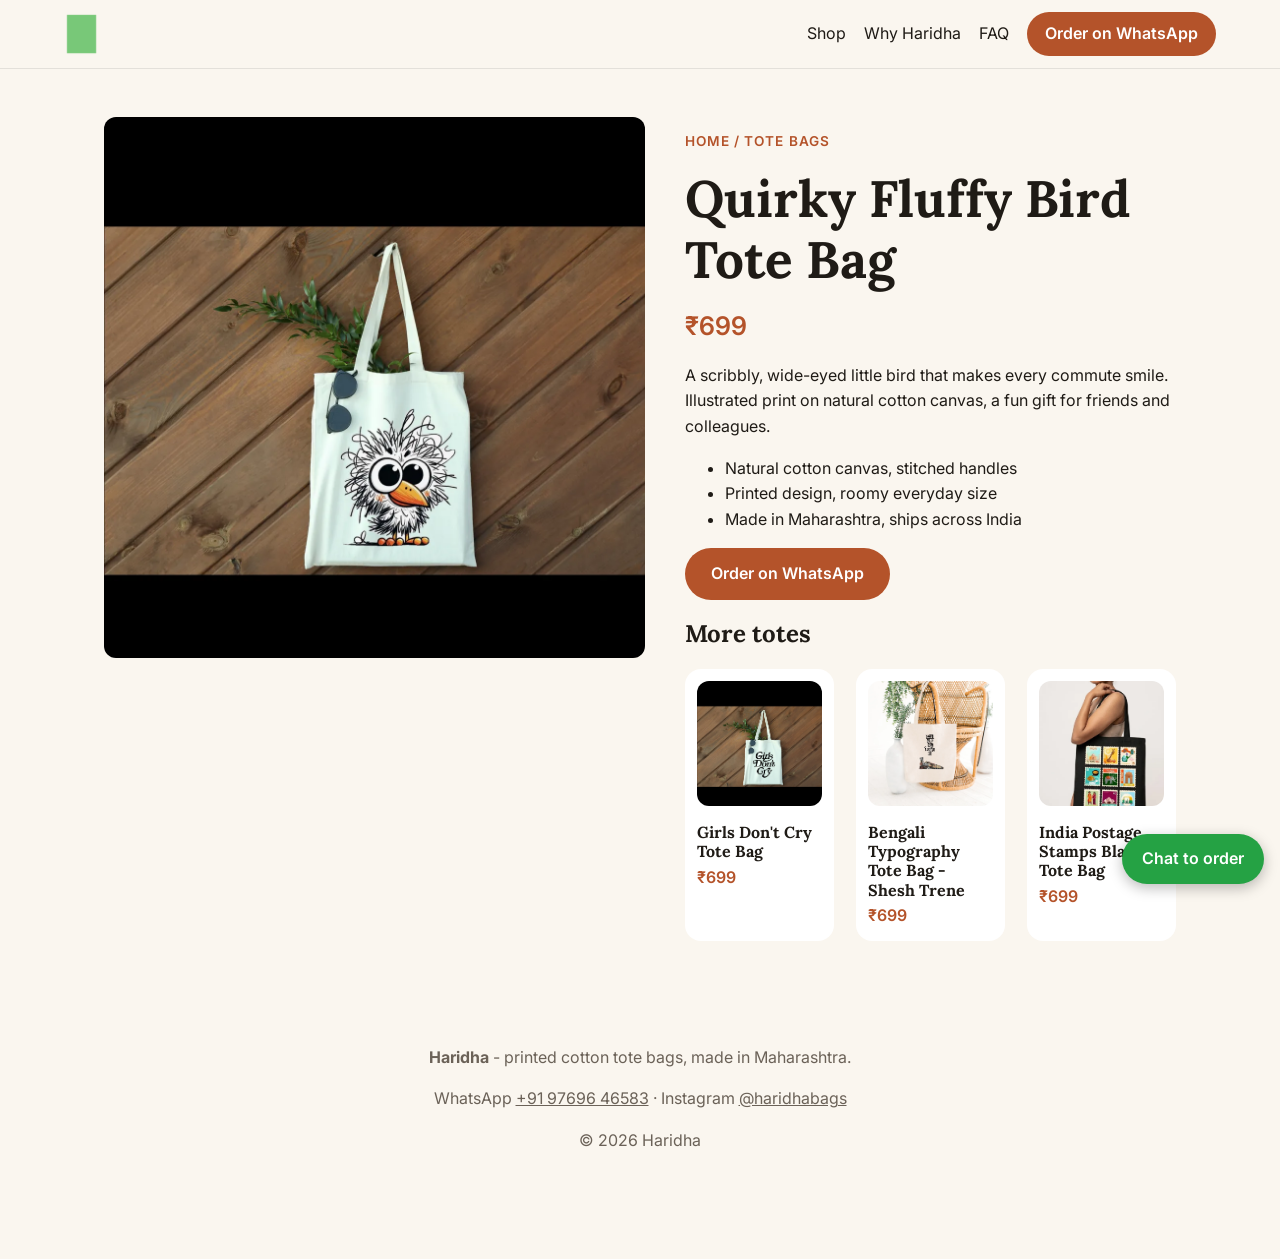
<file: p/quirky-fluffy-bird-tote-bag.html>
<!DOCTYPE html><html lang="en-IN"><head><meta charset="utf-8"><meta name="viewport" content="width=device-width,initial-scale=1">
<title>Quirky Fluffy Bird Tote Bag - Buy Online in India | Haridha</title><meta name="description" content="Quirky Fluffy Bird Tote Bag for Rs 699. A scribbly, wide-eyed little bird that makes every commute smile. Illustrated print on natural cotto Order on WhatsApp."><link rel="canonical" href="https://haridha.co.in/p/quirky-fluffy-bird-tote-bag.html">
<meta property="og:type" content="website"><meta property="og:title" content="Quirky Fluffy Bird Tote Bag - Buy Online in India | Haridha"><meta property="og:description" content="Quirky Fluffy Bird Tote Bag for Rs 699. A scribbly, wide-eyed little bird that makes every commute smile. Illustrated print on natural cotto Order on WhatsApp."><meta property="og:url" content="https://haridha.co.in/p/quirky-fluffy-bird-tote-bag.html"><meta property="og:image" content="https://haridha.co.in/assets/img/quirky-fluffy-bird-tote-bag-1.webp">
<meta name="twitter:card" content="summary_large_image"><link rel="icon" href="/assets/brand/logo.png">
<link rel="preconnect" href="https://fonts.googleapis.com"><link href="https://fonts.googleapis.com/css2?family=Lora:wght@500;600&family=Inter:wght@400;500;600&display=swap" rel="stylesheet"><link rel="stylesheet" href="/style.css?v=3">
<script async src="https://www.googletagmanager.com/gtag/js?id=G-GH2HVYL601"></script><script>window.dataLayer=window.dataLayer||[];function gtag(){dataLayer.push(arguments)}gtag('js',new Date());gtag('config','G-GH2HVYL601')</script><script type="application/ld+json">{"@context": "https://schema.org", "@type": "Product", "name": "Quirky Fluffy Bird Tote Bag", "image": ["https://haridha.co.in/assets/img/quirky-fluffy-bird-tote-bag-1.webp"], "description": "A scribbly, wide-eyed little bird that makes every commute smile. Illustrated print on natural cotton canvas, a fun gift for friends and colleagues.", "brand": {"@type": "Brand", "name": "Haridha"}, "material": "Cotton canvas", "offers": {"@type": "Offer", "url": "https://haridha.co.in/p/quirky-fluffy-bird-tote-bag.html", "priceCurrency": "INR", "price": "699", "availability": "https://schema.org/InStock", "itemCondition": "https://schema.org/NewCondition"}}</script><script type="application/ld+json">{"@context": "https://schema.org", "@type": "BreadcrumbList", "itemListElement": [{"@type": "ListItem", "position": 1, "name": "Home", "item": "https://haridha.co.in/"}, {"@type": "ListItem", "position": 2, "name": "Quirky Fluffy Bird Tote Bag", "item": "https://haridha.co.in/p/quirky-fluffy-bird-tote-bag.html"}]}</script></head><body>
<header class="hd"><a href="/" class="brand"><img src="/assets/brand/logo.png" alt="Haridha logo" style="height:44px;width:auto;max-width:180px;border-radius:0;display:block"></a><nav><a href="/#shop">Shop</a><a href="/#why">Why Haridha</a><a href="/#faq">FAQ</a><a class="btn" href="https://wa.me/919769646583?text=Hi%20Haridha%2C%20I%20want%20to%20order%20a%20tote">Order on WhatsApp</a></nav></header><main class="pd"><div class="gal"><img src="/assets/img/quirky-fluffy-bird-tote-bag-1.webp" alt="Hand-drawn fluffy bird printed on cotton tote bag" width="800" height="800" ></div><div><p class="eye"><a href="/">Home</a> / Tote bags</p><h1>Quirky Fluffy Bird Tote Bag</h1><p class="pr big">&#8377;699</p><p>A scribbly, wide-eyed little bird that makes every commute smile. Illustrated print on natural cotton canvas, a fun gift for friends and colleagues.</p><ul><li>Natural cotton canvas, stitched handles</li><li>Printed design, roomy everyday size</li><li>Made in Maharashtra, ships across India</li></ul><p><a class="btn big" href="https://wa.me/919769646583?text=I%20want%20to%20order%20Quirky%20Fluffy%20Bird%20Tote%20Bag">Order on WhatsApp</a></p><h2>More totes</h2><div class="grid sm"><a class="card" href="/p/girls-dont-cry-tote-bag.html"><img src="/assets/img/girls-dont-cry-tote-bag-1.webp" alt="Girls Don't Cry cotton tote bag hanging on wood" loading="lazy" width="500" height="500"><h3>Girls Don't Cry Tote Bag</h3><p class="pr">&#8377;699</p></a><a class="card" href="/p/bengali-last-train-tote-bag.html"><img src="/assets/img/bengali-last-train-tote-bag-1.webp" alt="Bengali typography tote bag with vintage train illustration" loading="lazy" width="500" height="500"><h3>Bengali Typography Tote Bag - Shesh Trene</h3><p class="pr">&#8377;699</p></a><a class="card" href="/p/india-postage-stamps-tote-bag.html"><img src="/assets/img/india-postage-stamps-tote-bag-1.webp" alt="Black cotton tote bag with India stamp print carried by a woman" loading="lazy" width="500" height="500"><h3>India Postage Stamps Black Tote Bag</h3><p class="pr">&#8377;699</p></a></div></div></main><footer><p><b>Haridha</b> - printed cotton tote bags, made in Maharashtra.</p><p>WhatsApp <a href="https://wa.me/919769646583">+91 97696 46583</a> · Instagram <a href="https://instagram.com/haridhabags" rel="noopener">@haridhabags</a></p><p>&copy; 2026 Haridha</p></footer>
<a class="fab" href="https://wa.me/919769646583?text=Hi%20Haridha%2C%20I%20want%20to%20order%20a%20tote" aria-label="Order on WhatsApp">Chat to order</a></body></html>
</file>
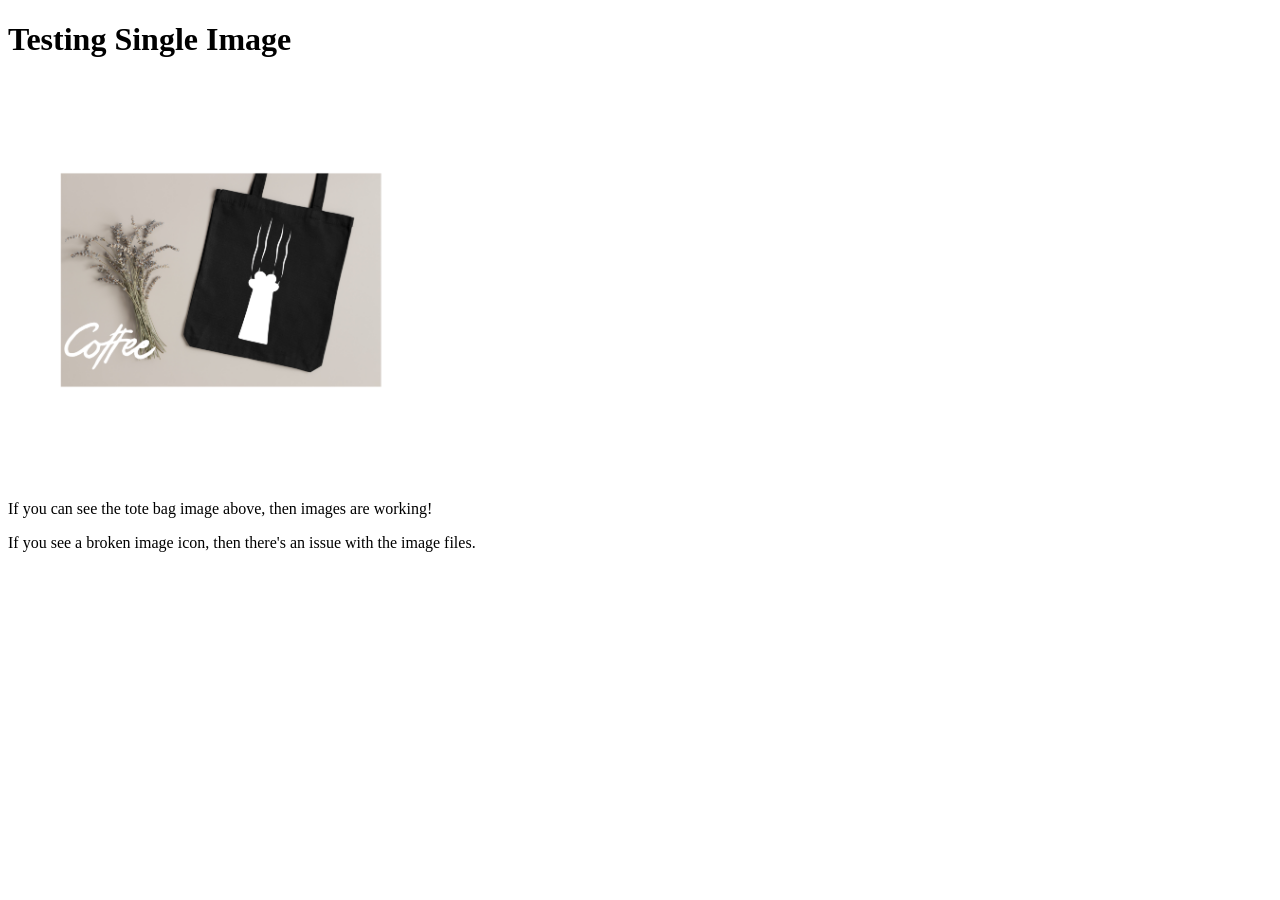
<file: website/simple-test.html>
<!DOCTYPE html>
<html>
<head>
    <!-- Google tag (gtag.js) -->
    <script async src="https://www.googletagmanager.com/gtag/js?id=G-GH2HVYL601"></script>
    <script>
      window.dataLayer = window.dataLayer || [];
      function gtag(){dataLayer.push(arguments);}
      gtag('js', new Date());

      gtag('config', 'G-GH2HVYL601');
    </script>
    <title>Simple Image Test</title>
</head>
<body>
    <h1>Testing Single Image</h1>
    <img src="test-image.png" alt="Test Tote Bag" style="max-width: 400px;">
    <p>If you can see the tote bag image above, then images are working!</p>
    <p>If you see a broken image icon, then there's an issue with the image files.</p>
</body>
</html>
</file>
<file: style.css>
:root{--bg:#faf6ef;--ink:#1f1b16;--ac:#b4532a;--mut:#6b6258;--card:#fff}
@media(prefers-color-scheme:dark){:root{--bg:#17140f;--ink:#f3ece1;--card:#221e17;--mut:#b5aa9a}}
*{box-sizing:border-box}body{margin:0;font:16px/1.6 Inter,sans-serif;background:var(--bg);color:var(--ink)}
a{color:inherit}h1,h2,h3{font-family:Lora,serif;line-height:1.2}h1{font-size:clamp(2rem,5vw,3.2rem);margin:.3em 0}
img{max-width:100%;height:auto;border-radius:12px}
.hd{display:flex;justify-content:space-between;align-items:center;padding:12px 5vw;position:sticky;top:0;background:var(--bg);z-index:5;border-bottom:1px solid #8883}
.hd nav{display:flex;gap:18px;align-items:center}.hd nav a:not(.btn){text-decoration:none}
.btn{background:var(--ac);color:#fff!important;padding:9px 18px;border-radius:99px;text-decoration:none;font-weight:600;display:inline-block}
.btn.big{padding:13px 26px}.btn.ghost{background:none;color:var(--ink)!important;border:2px solid var(--ac)}
section,.pd{padding:48px 5vw;max-width:1200px;margin:auto}
.hero{display:grid;grid-template-columns:1.2fr 1fr;gap:40px;align-items:center}
.eye{color:var(--ac);font-weight:600;font-size:.85rem;text-transform:uppercase;letter-spacing:.08em}.eye a{text-decoration:none}
.grid{display:grid;grid-template-columns:repeat(auto-fill,minmax(230px,1fr));gap:22px}.grid.sm{grid-template-columns:repeat(auto-fill,minmax(130px,1fr))}
.card{text-decoration:none;background:var(--card);padding:12px;border-radius:16px}.card img{width:100%;aspect-ratio:1;object-fit:cover}.card h3{font-size:1rem;margin:.6em 0 .2em}
.pr{color:var(--ac);font-weight:600;margin:0}.pr.big{font-size:1.6rem}
.cols{display:grid;grid-template-columns:repeat(auto-fit,minmax(200px,1fr));gap:24px}
details{background:var(--card);padding:14px 18px;border-radius:12px;margin:10px 0}summary{cursor:pointer;font-weight:600}
.cta{text-align:center}.pd{display:grid;grid-template-columns:1.1fr 1fr;gap:40px}.gal img{width:100%;margin-bottom:14px}
footer{text-align:center;padding:40px 5vw 90px;color:var(--mut)}
.fab{position:fixed;right:16px;bottom:16px;background:#25a244;color:#fff;padding:12px 20px;border-radius:99px;text-decoration:none;font-weight:600;box-shadow:0 4px 14px #0004}
@media(max-width:760px){.hero,.pd{grid-template-columns:1fr}.hd nav a:not(.btn){display:none}}
.brand img{height:44px;width:auto;max-width:180px;border-radius:0;display:block}
.hd nav a{white-space:nowrap}
.hd{gap:12px;flex-wrap:wrap}
</file>
